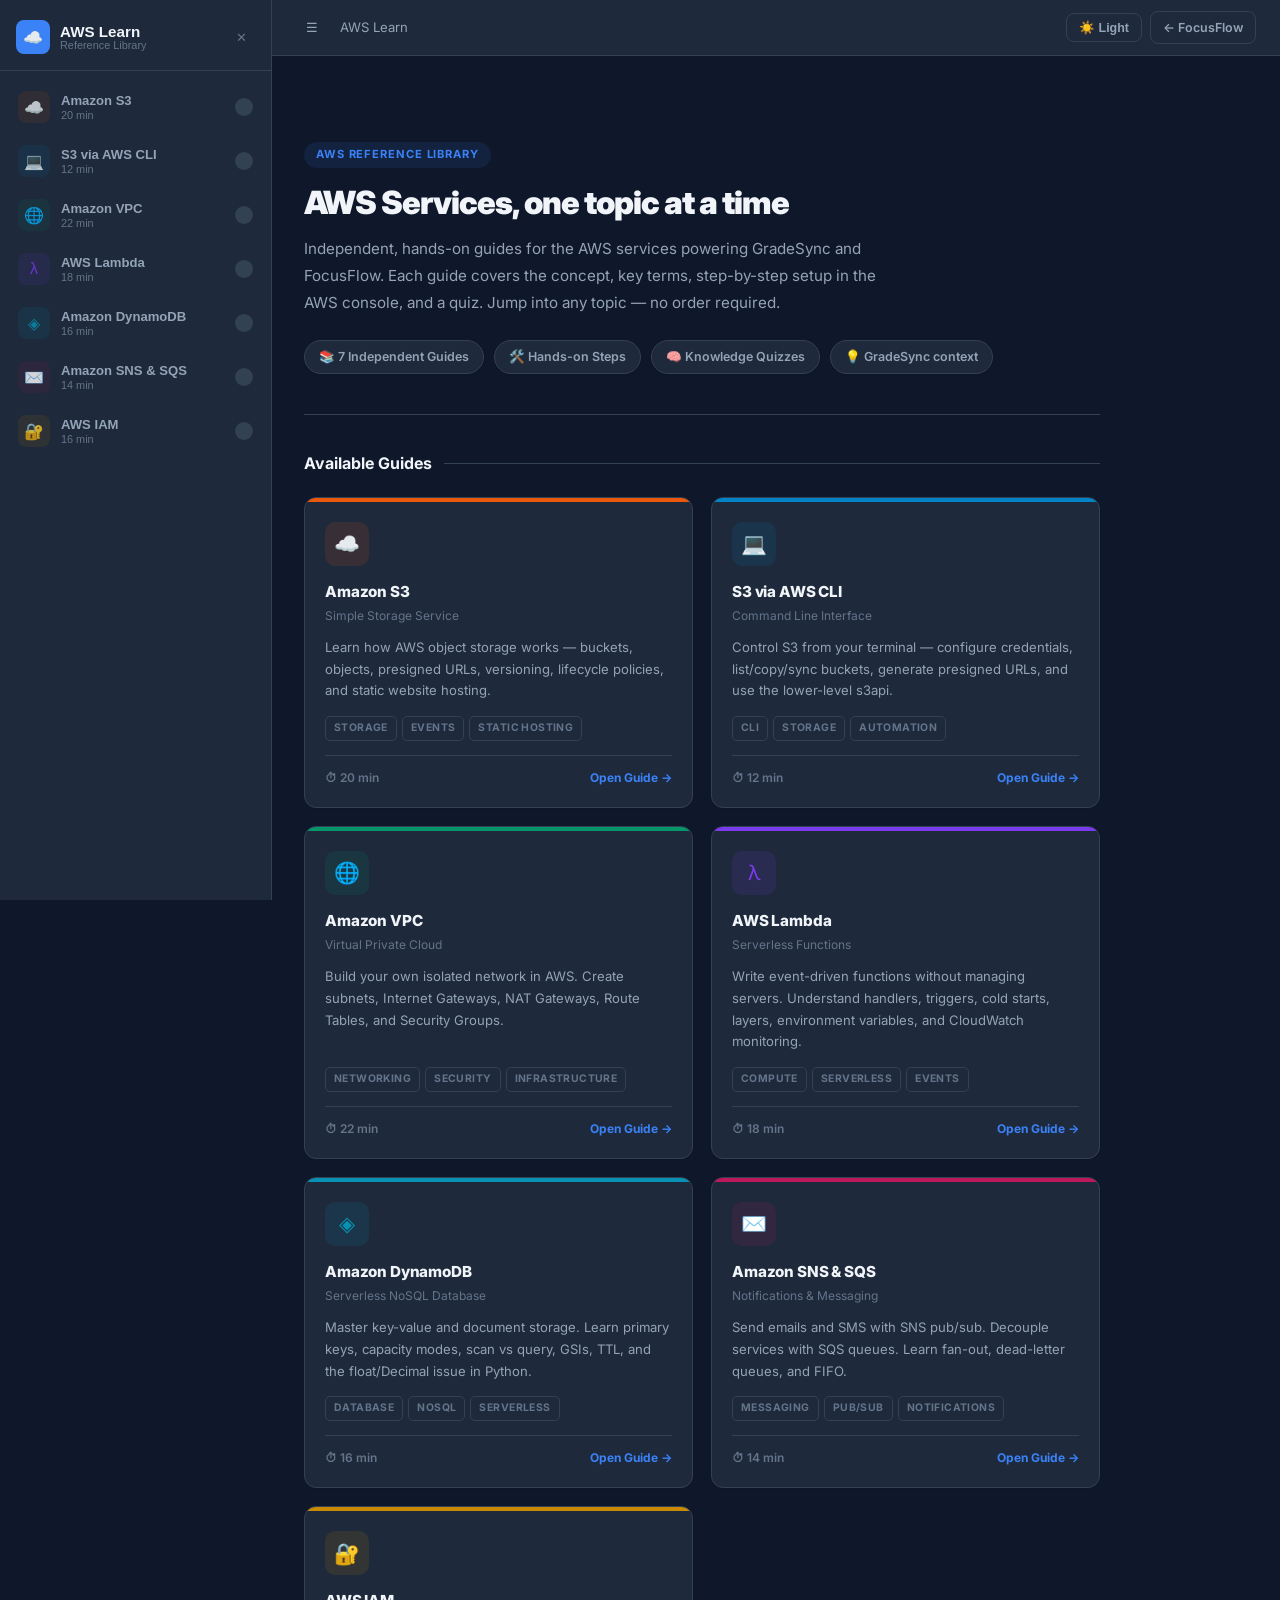
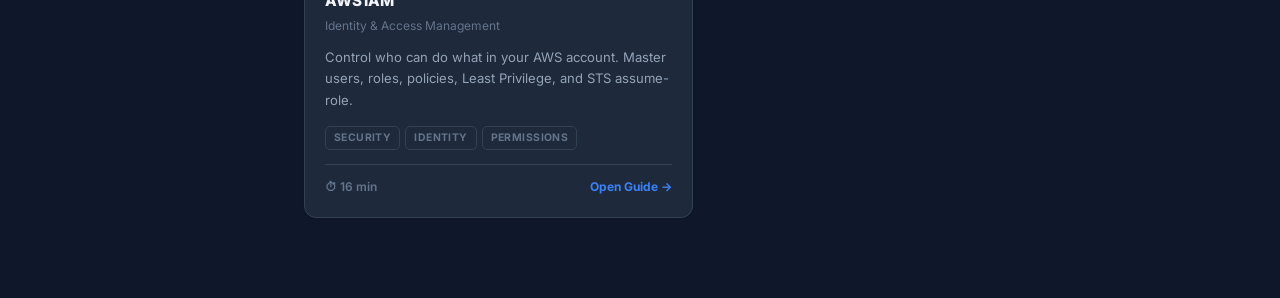
<file: aws-learn/index.html>
<!DOCTYPE html>
<html lang="en" data-theme="dark">
<head>
  <meta charset="UTF-8" />
  <meta name="viewport" content="width=device-width, initial-scale=1.0" />
  <title>AWS Learn — Reference & Hands-on Guides</title>
  <meta name="description" content="Independent AWS reference guides for S3, Lambda, VPC, DynamoDB, SNS, IAM — with hands-on steps and quizzes." />
  <link rel="preconnect" href="https://fonts.googleapis.com" />
  <link rel="preconnect" href="https://fonts.gstatic.com" crossorigin />
  <link href="https://fonts.googleapis.com/css2?family=Inter:wght@400;500;600;700;800;900&display=swap" rel="stylesheet" />
  <link rel="stylesheet" href="css/style.css" />
</head>
<body>
  <div class="app">

    <!-- Sidebar -->
    <aside class="sidebar open" id="sidebar">
      <div class="sidebar-header">
        <button class="sidebar-logo" id="home-link" style="background:none;border:none;cursor:pointer;text-align:left;padding:0;">
          <div class="sidebar-logo-icon">☁️</div>
          <div>
            <div class="sidebar-logo-text">AWS Learn</div>
            <div class="sidebar-logo-sub">Reference Library</div>
          </div>
        </button>
        <button class="sidebar-close" id="sidebar-close" aria-label="Close sidebar">✕</button>
      </div>
      <nav class="module-nav" id="module-nav">
        <!-- Rendered by JS -->
      </nav>
    </aside>

    <!-- Main -->
    <div class="main" id="main">

      <!-- Topbar -->
      <header class="topbar">
        <button class="menu-btn" id="menu-btn" aria-label="Toggle sidebar">☰</button>
        <div class="breadcrumb">
          <span id="breadcrumb-home" style="cursor:pointer;color:var(--text-2)" onclick="showHome()" role="button" tabindex="0">AWS Learn</span>
          <span id="breadcrumb-sep" class="hidden">›</span>
          <strong id="breadcrumb-module"></strong>
        </div>
        <div class="topbar-actions">
          <button class="theme-btn" id="theme-btn" aria-label="Toggle theme">☀️ Light</button>
          <a href="../index.html" class="back-btn" aria-label="Back to FocusFlow">← FocusFlow</a>
        </div>
      </header>

      <!-- Content -->
      <main class="content" role="main">

        <!-- Home view -->
        <div id="home-view">
          <div class="home-hero">
            <span class="hero-eyebrow">AWS Reference Library</span>
            <h1>AWS Services, one topic at a time</h1>
            <p>Independent, hands-on guides for the AWS services powering GradeSync and FocusFlow. Each guide covers the concept, key terms, step-by-step setup in the AWS console, and a quiz. Jump into any topic — no order required.</p>
            <div class="hero-stats">
              <span class="hero-stat">📚 7 Independent Guides</span>
              <span class="hero-stat">🛠️ Hands-on Steps</span>
              <span class="hero-stat">🧠 Knowledge Quizzes</span>
              <span class="hero-stat">💡 GradeSync context</span>
            </div>
          </div>

          <h2 class="guides-heading">Available Guides</h2>
          <div class="modules-grid" id="modules-grid">
            <!-- Rendered by JS -->
          </div>
        </div>

        <!-- Module view -->
        <div id="module-view" class="hidden">
          <!-- Rendered by JS -->
        </div>

      </main>
    </div><!-- /main -->
  </div><!-- /app -->

  <script src="js/app.js"></script>
</body>
</html>
</file>
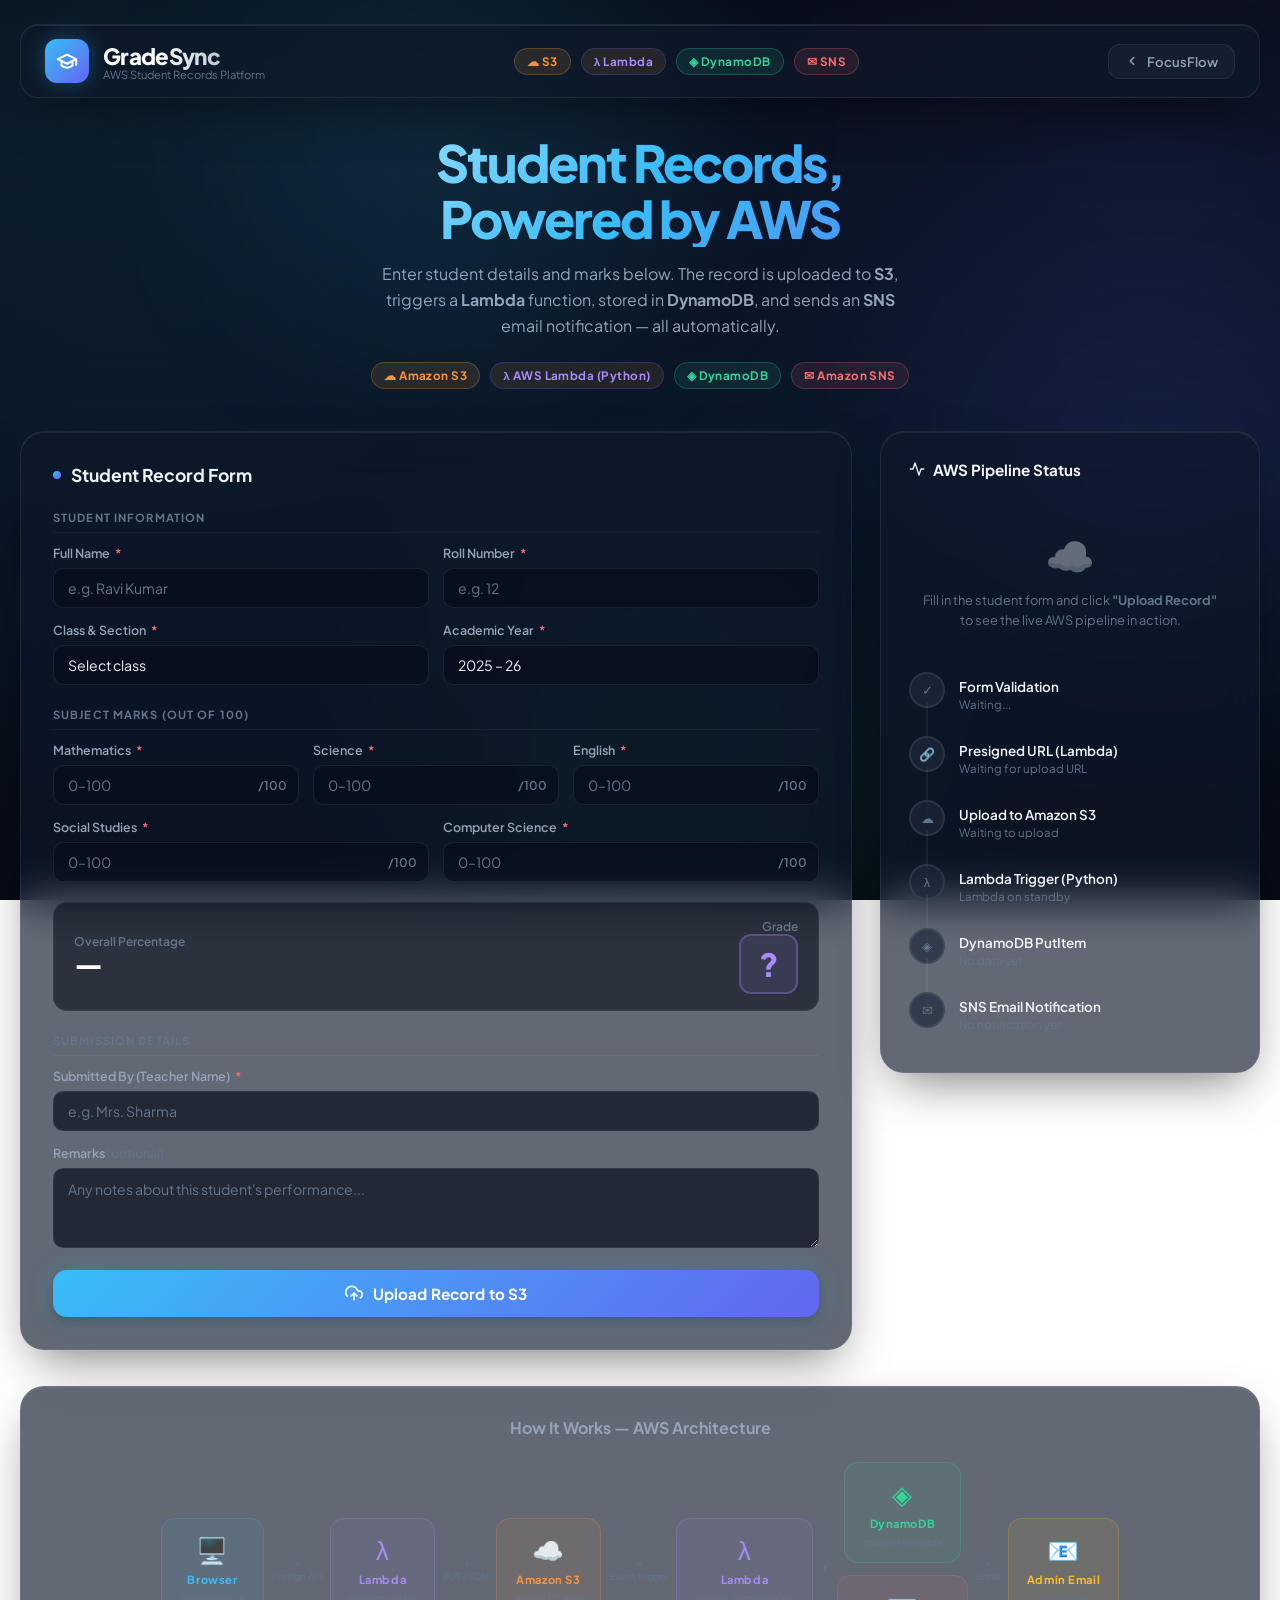
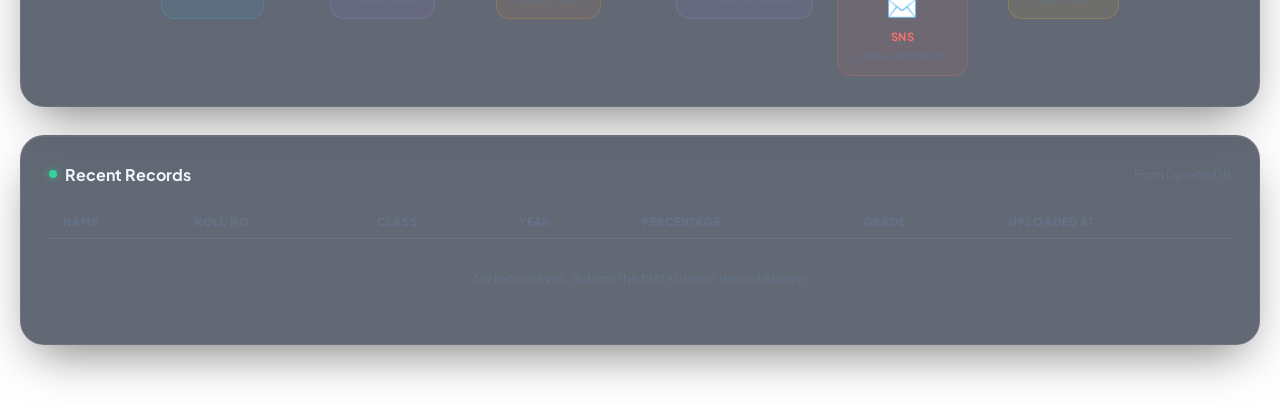
<file: aws-upload/index.html>
<!DOCTYPE html>
<html lang="en">
<head>
  <meta charset="UTF-8">
  <meta name="viewport" content="width=device-width, initial-scale=1.0">
  <title>GradeSync — AWS Student Records Platform</title>
  <meta name="description" content="Upload student records to AWS S3, processed by Lambda and stored in DynamoDB with SNS email notifications.">

  <link rel="preconnect" href="https://fonts.googleapis.com">
  <link rel="preconnect" href="https://fonts.gstatic.com" crossorigin>
  <link href="https://fonts.googleapis.com/css2?family=Plus+Jakarta+Sans:wght@300;400;500;600;700;800;900&family=JetBrains+Mono:wght@400;500;600&display=swap" rel="stylesheet">

  <link rel="stylesheet" href="css/style.css">
</head>
<body>

  <!-- Ambient Background -->
  <div class="ambient" aria-hidden="true">
    <div class="glow-1"></div>
    <div class="glow-2"></div>
    <div class="glow-3"></div>
  </div>

  <div class="page-wrapper">

    <!-- ── Header ─────────────────────────────────────────────────────────── -->
    <header class="glass-card fade-in">
      <div class="logo-wrap">
        <div class="logo-icon" aria-hidden="true">
          <svg viewBox="0 0 24 24" fill="none" stroke="currentColor" stroke-width="2.2" stroke-linecap="round" stroke-linejoin="round">
            <path d="M22 10v6M2 10l10-5 10 5-10 5z"/>
            <path d="M6 12v5c3 3 9 3 12 0v-5"/>
          </svg>
        </div>
        <div>
          <div class="logo-title">GradeSync</div>
          <div class="logo-sub">AWS Student Records Platform</div>
        </div>
      </div>

      <div class="service-badges" aria-label="AWS services used">
        <span class="badge badge-s3">☁ S3</span>
        <span class="badge badge-lambda">λ Lambda</span>
        <span class="badge badge-dynamo">◈ DynamoDB</span>
        <span class="badge badge-sns">✉ SNS</span>
      </div>

      <a href="../index.html" class="header-back-btn" title="Back to FocusFlow">
        <svg width="14" height="14" viewBox="0 0 24 24" fill="none" stroke="currentColor" stroke-width="2.5" stroke-linecap="round" stroke-linejoin="round"><polyline points="15 18 9 12 15 6"/></svg>
        FocusFlow
      </a>
    </header>

    <!-- ── Hero ───────────────────────────────────────────────────────────── -->
    <section class="hero fade-in">
      <h1>Student Records,<br>Powered by AWS</h1>
      <p>Enter student details and marks below. The record is uploaded to <strong>S3</strong>, triggers a <strong>Lambda</strong> function, stored in <strong>DynamoDB</strong>, and sends an <strong>SNS</strong> email notification — all automatically.</p>
      <div class="service-badges" style="justify-content:center">
        <span class="badge badge-s3">☁ Amazon S3</span>
        <span class="badge badge-lambda">λ AWS Lambda (Python)</span>
        <span class="badge badge-dynamo">◈ DynamoDB</span>
        <span class="badge badge-sns">✉ Amazon SNS</span>
      </div>
    </section>

    <!-- ── Main Grid ───────────────────────────────────────────────────────── -->
    <div class="main-grid">

      <!-- LEFT: Form ─────────────────────────────────────────────────────── -->
      <div class="glass-card form-card fade-in">
        <h2><span class="dot" aria-hidden="true"></span>Student Record Form</h2>

        <form id="grade-form" novalidate>

          <!-- Student Info -->
          <div class="form-section-label">Student Information</div>

          <div class="form-row">
            <div class="form-group">
              <label for="name">Full Name <span class="req" aria-hidden="true">*</span></label>
              <input type="text" id="name" class="form-input" placeholder="e.g. Ravi Kumar" required autocomplete="off">
            </div>
            <div class="form-group">
              <label for="roll-no">Roll Number <span class="req" aria-hidden="true">*</span></label>
              <input type="number" id="roll-no" class="form-input" placeholder="e.g. 12" min="1" max="9999" required>
            </div>
          </div>

          <div class="form-row">
            <div class="form-group">
              <label for="class-section">Class &amp; Section <span class="req" aria-hidden="true">*</span></label>
              <select id="class-section" class="form-select" required>
                <option value="" disabled selected>Select class</option>
                <optgroup label="Class 10">
                  <option value="10-A">Class 10 — A</option>
                  <option value="10-B">Class 10 — B</option>
                  <option value="10-C">Class 10 — C</option>
                </optgroup>
                <optgroup label="Class 11">
                  <option value="11-A">Class 11 — A</option>
                  <option value="11-B">Class 11 — B</option>
                  <option value="11-C">Class 11 — C</option>
                </optgroup>
                <optgroup label="Class 12">
                  <option value="12-A">Class 12 — A</option>
                  <option value="12-B">Class 12 — B</option>
                  <option value="12-C">Class 12 — C</option>
                </optgroup>
              </select>
            </div>
            <div class="form-group">
              <label for="academic-year">Academic Year <span class="req" aria-hidden="true">*</span></label>
              <select id="academic-year" class="form-select" required>
                <option value="" disabled selected>Select year</option>
                <option value="2023-24">2023 – 24</option>
                <option value="2024-25">2024 – 25</option>
                <option value="2025-26" selected>2025 – 26</option>
                <option value="2026-27">2026 – 27</option>
              </select>
            </div>
          </div>

          <!-- Subject Marks -->
          <div class="form-section-label">Subject Marks (out of 100)</div>

          <div class="form-row triple">
            <div class="form-group">
              <label for="math">Mathematics <span class="req" aria-hidden="true">*</span></label>
              <div class="marks-wrap">
                <input type="number" id="math" class="form-input" placeholder="0–100" min="0" max="100" required>
                <span class="marks-unit">/100</span>
              </div>
            </div>
            <div class="form-group">
              <label for="science">Science <span class="req" aria-hidden="true">*</span></label>
              <div class="marks-wrap">
                <input type="number" id="science" class="form-input" placeholder="0–100" min="0" max="100" required>
                <span class="marks-unit">/100</span>
              </div>
            </div>
            <div class="form-group">
              <label for="english">English <span class="req" aria-hidden="true">*</span></label>
              <div class="marks-wrap">
                <input type="number" id="english" class="form-input" placeholder="0–100" min="0" max="100" required>
                <span class="marks-unit">/100</span>
              </div>
            </div>
          </div>

          <div class="form-row">
            <div class="form-group">
              <label for="social">Social Studies <span class="req" aria-hidden="true">*</span></label>
              <div class="marks-wrap">
                <input type="number" id="social" class="form-input" placeholder="0–100" min="0" max="100" required>
                <span class="marks-unit">/100</span>
              </div>
            </div>
            <div class="form-group">
              <label for="cs">Computer Science <span class="req" aria-hidden="true">*</span></label>
              <div class="marks-wrap">
                <input type="number" id="cs" class="form-input" placeholder="0–100" min="0" max="100" required>
                <span class="marks-unit">/100</span>
              </div>
            </div>
          </div>

          <!-- Live Grade Preview -->
          <div class="grade-preview" aria-live="polite">
            <div>
              <div class="pct-label">Overall Percentage</div>
              <div class="pct-val" id="pct-val">—</div>
            </div>
            <div>
              <div class="pct-label" style="text-align:right">Grade</div>
              <div id="grade-badge" class="grade-badge-big grade-B">?</div>
            </div>
          </div>

          <!-- Teacher & Remarks -->
          <div class="form-section-label">Submission Details</div>

          <div class="form-row full">
            <div class="form-group">
              <label for="teacher">Submitted By (Teacher Name) <span class="req" aria-hidden="true">*</span></label>
              <input type="text" id="teacher" class="form-input" placeholder="e.g. Mrs. Sharma" required autocomplete="off">
            </div>
          </div>

          <div class="form-row full">
            <div class="form-group">
              <label for="remarks">Remarks <span style="font-weight:400;color:var(--text-subtle)">(optional)</span></label>
              <textarea id="remarks" class="form-textarea" placeholder="Any notes about this student's performance..."></textarea>
            </div>
          </div>

          <button type="submit" id="submit-btn" class="submit-btn">
            <svg width="18" height="18" viewBox="0 0 24 24" fill="none" stroke="currentColor" stroke-width="2.2" stroke-linecap="round" stroke-linejoin="round" aria-hidden="true">
              <polyline points="16 16 12 12 8 16"/><line x1="12" y1="12" x2="12" y2="21"/>
              <path d="M20.39 18.39A5 5 0 0 0 18 9h-1.26A8 8 0 1 0 3 16.3"/>
            </svg>
            <span id="submit-text">Upload Record to S3</span>
          </button>

        </form>
      </div>

      <!-- RIGHT: Status Panel ─────────────────────────────────────────────── -->
      <div class="glass-card status-panel fade-in">
        <h3>
          <svg width="16" height="16" viewBox="0 0 24 24" fill="none" stroke="currentColor" stroke-width="2" stroke-linecap="round" stroke-linejoin="round" aria-hidden="true"><polyline points="22 12 18 12 15 21 9 3 6 12 2 12"/></svg>
          AWS Pipeline Status
        </h3>

        <!-- Idle placeholder -->
        <div class="idle-state" id="idle-hint">
          <div class="idle-icon" aria-hidden="true">☁️</div>
          <p>Fill in the student form and click <strong>"Upload Record"</strong> to see the live AWS pipeline in action.</p>
        </div>

        <!-- Steps -->
        <div class="pipeline" role="list" aria-label="Upload pipeline steps">

          <div class="step" id="step-validate" role="listitem">
            <div class="step-icon idle" aria-hidden="true">✓</div>
            <div class="step-info">
              <div class="step-label">Form Validation</div>
              <div class="step-sub">Waiting...</div>
            </div>
          </div>

          <div class="step" id="step-presign" role="listitem">
            <div class="step-icon idle" aria-hidden="true">🔗</div>
            <div class="step-info">
              <div class="step-label">Presigned URL (Lambda)</div>
              <div class="step-sub">Waiting for upload URL</div>
            </div>
          </div>

          <div class="step" id="step-s3" role="listitem">
            <div class="step-icon idle" aria-hidden="true">☁</div>
            <div class="step-info">
              <div class="step-label">Upload to Amazon S3</div>
              <div class="step-sub">Waiting to upload</div>
            </div>
          </div>

          <div class="step" id="step-lambda" role="listitem">
            <div class="step-icon idle" aria-hidden="true">λ</div>
            <div class="step-info">
              <div class="step-label">Lambda Trigger (Python)</div>
              <div class="step-sub">Lambda on standby</div>
            </div>
          </div>

          <div class="step" id="step-dynamo" role="listitem">
            <div class="step-icon idle" aria-hidden="true">◈</div>
            <div class="step-info">
              <div class="step-label">DynamoDB PutItem</div>
              <div class="step-sub">No data yet</div>
            </div>
          </div>

          <div class="step" id="step-sns" role="listitem">
            <div class="step-icon idle" aria-hidden="true">✉</div>
            <div class="step-info">
              <div class="step-label">SNS Email Notification</div>
              <div class="step-sub">No notification yet</div>
            </div>
          </div>

        </div>

        <!-- Success Card -->
        <div class="success-card" id="success-card" role="status" aria-live="polite">
          <h4>✅ Record Saved Successfully!</h4>
          <div class="success-meta">
            <div class="success-row"><span>Student</span><span id="sc-name">—</span></div>
            <div class="success-row"><span>Roll No.</span><span id="sc-roll">—</span></div>
            <div class="success-row"><span>Percentage</span><span id="sc-pct">—</span></div>
            <div class="success-row"><span>Grade</span><span id="sc-grade">—</span></div>
            <div class="success-row"><span>Record ID</span><span id="sc-id" style="font-size:0.7rem">—</span></div>
            <div class="success-row"><span>Uploaded At</span><span id="sc-time">—</span></div>
          </div>
        </div>

      </div>
    </div>

    <!-- ── Architecture Diagram ───────────────────────────────────────────── -->
    <section class="arch-section glass-card fade-in" aria-label="AWS architecture flow">
      <h2>How It Works — AWS Architecture</h2>
      <div class="arch-flow" role="img" aria-label="Data flow: Browser to S3 to Lambda to DynamoDB and SNS email">

        <div class="arch-node node-browser">
          <span class="node-icon" aria-hidden="true">🖥️</span>
          <span class="node-label">Browser</span>
          <span class="node-sub">GradeSync UI</span>
        </div>

        <div class="arch-arrow" aria-hidden="true">
          <span>→</span>
          <span>Presign API</span>
        </div>

        <div class="arch-node node-lambda">
          <span class="node-icon" aria-hidden="true">λ</span>
          <span class="node-label">Lambda</span>
          <span class="node-sub">presign-url.py</span>
        </div>

        <div class="arch-arrow" aria-hidden="true">
          <span>→</span>
          <span>PUT JSON</span>
        </div>

        <div class="arch-node node-s3">
          <span class="node-icon" aria-hidden="true">☁️</span>
          <span class="node-label">Amazon S3</span>
          <span class="node-sub">records/*.json</span>
        </div>

        <div class="arch-arrow" aria-hidden="true">
          <span>→</span>
          <span>Event trigger</span>
        </div>

        <div class="arch-node node-lambda">
          <span class="node-icon" aria-hidden="true">λ</span>
          <span class="node-label">Lambda</span>
          <span class="node-sub">record_processor.py</span>
        </div>

        <div class="arch-arrow" aria-hidden="true">
          <span>⬇</span>
          <span></span>
        </div>

        <div style="display:flex;flex-direction:column;gap:12px;align-items:center">
          <div class="arch-node node-dynamo">
            <span class="node-icon" aria-hidden="true">◈</span>
            <span class="node-label">DynamoDB</span>
            <span class="node-sub">student-records</span>
          </div>
          <div class="arch-node node-sns">
            <span class="node-icon" aria-hidden="true">✉️</span>
            <span class="node-label">SNS</span>
            <span class="node-sub">grade-notifications</span>
          </div>
        </div>

        <div class="arch-arrow" aria-hidden="true">
          <span>→</span>
          <span>Email</span>
        </div>

        <div class="arch-node node-email">
          <span class="node-icon" aria-hidden="true">📧</span>
          <span class="node-label">Admin Email</span>
          <span class="node-sub">Subscriber</span>
        </div>

      </div>
    </section>

    <!-- ── Recent Records ─────────────────────────────────────────────────── -->
    <section class="records-section glass-card fade-in" aria-label="Recent student records">
      <h2>
        <span class="live-dot" aria-hidden="true"></span>
        Recent Records
        <span style="font-size:0.75rem;font-weight:400;color:var(--text-subtle);margin-left:auto">From DynamoDB</span>
      </h2>
      <div class="records-table-wrap">
        <table>
          <thead>
            <tr>
              <th>Name</th>
              <th>Roll No.</th>
              <th>Class</th>
              <th>Year</th>
              <th>Percentage</th>
              <th>Grade</th>
              <th>Uploaded At</th>
            </tr>
          </thead>
          <tbody id="records-tbody">
            <tr><td colspan="7" class="empty-records">No records yet. Submit the first student record above!</td></tr>
          </tbody>
        </table>
      </div>
    </section>

  </div><!-- /page-wrapper -->

  <!-- Toast Notification -->
  <div class="toast" id="toast" role="alert" aria-live="assertive">
    <span class="toast-icon" id="toast-icon" aria-hidden="true">🎉</span>
    <div>
      <div class="toast-title" id="toast-title">Success</div>
      <div class="toast-msg"   id="toast-msg"></div>
    </div>
  </div>

  <script type="module" src="js/app.js"></script>
</body>
</html>
</file>
<file: aws-learn/css/style.css>
/* ─── AWS Learn — Style System ───────────────────────────────────────────── */

:root {
  --bg:           #f8fafc;
  --bg-alt:       #f1f5f9;
  --surface:      #ffffff;
  --border:       #e2e8f0;
  --border-strong:#cbd5e1;
  --text:         #0f172a;
  --text-2:       #475569;
  --text-3:       #94a3b8;
  --accent:       #2563eb;
  --accent-bg:    #eff6ff;
  --code-bg:      #f1f5f9;
  --code-text:    #1e293b;
  --ok:           #16a34a;
  --ok-bg:        #f0fdf4;
  --err:          #dc2626;
  --err-bg:       #fef2f2;
  --warn-bg:      #fffbeb;
  --warn:         #d97706;
  --shadow-sm:    0 1px 2px rgba(0,0,0,.05);
  --shadow:       0 1px 3px rgba(0,0,0,.08), 0 1px 2px rgba(0,0,0,.04);
  --shadow-md:    0 4px 6px -1px rgba(0,0,0,.07), 0 2px 4px -1px rgba(0,0,0,.04);
  --r:  8px;
  --r2: 12px;
  --t:  .2s ease;
  --sidebar-w: 272px;
}

[data-theme="dark"] {
  --bg:           #0f172a;
  --bg-alt:       #1e293b;
  --surface:      #1e293b;
  --border:       #334155;
  --border-strong:#475569;
  --text:         #f1f5f9;
  --text-2:       #94a3b8;
  --text-3:       #64748b;
  --accent:       #3b82f6;
  --accent-bg:    rgba(59,130,246,.1);
  --code-bg:      #0f172a;
  --code-text:    #e2e8f0;
  --ok:           #22c55e;
  --ok-bg:        rgba(34,197,94,.08);
  --err:          #ef4444;
  --err-bg:       rgba(239,68,68,.08);
  --warn-bg:      rgba(245,158,11,.08);
  --warn:         #f59e0b;
  --shadow-sm:    0 1px 2px rgba(0,0,0,.3);
  --shadow:       0 1px 3px rgba(0,0,0,.35);
  --shadow-md:    0 4px 6px -1px rgba(0,0,0,.4);
}

*, *::before, *::after { box-sizing: border-box; margin: 0; padding: 0; }

html { font-size: 16px; }

body {
  font-family: 'Inter', sans-serif;
  background: var(--bg);
  color: var(--text);
  min-height: 100vh;
  line-height: 1.6;
  transition: background var(--t), color var(--t);
  overflow-x: hidden;
}

/* ─── App shell ──────────────────────────────────────────────────────────── */
.app { display: flex; min-height: 100vh; }

/* ─── Sidebar ────────────────────────────────────────────────────────────── */
.sidebar {
  width: var(--sidebar-w);
  flex-shrink: 0;
  background: var(--surface);
  border-right: 1px solid var(--border);
  display: flex;
  flex-direction: column;
  position: fixed;
  top: 0; left: 0; bottom: 0;
  z-index: 100;
  overflow-y: auto;
  transition: transform var(--t), background var(--t), border-color var(--t);
}
.sidebar.collapsed { transform: translateX(-100%); }

.sidebar-header {
  padding: 20px 16px 16px;
  border-bottom: 1px solid var(--border);
  display: flex;
  align-items: center;
  gap: 10px;
}
.sidebar-logo {
  display: flex;
  align-items: center;
  gap: 10px;
  flex: 1;
  text-decoration: none;
  color: inherit;
}
.sidebar-logo-icon {
  width: 34px; height: 34px;
  background: var(--accent);
  border-radius: var(--r);
  display: flex; align-items: center; justify-content: center;
  font-size: 1rem;
  flex-shrink: 0;
}
.sidebar-logo-text { font-size: 0.95rem; font-weight: 700; color: var(--text); }
.sidebar-logo-sub  { font-size: 0.68rem; color: var(--text-3); margin-top: -1px; }

.sidebar-close {
  width: 28px; height: 28px; border-radius: 6px;
  background: none; border: none; cursor: pointer;
  color: var(--text-3); display: flex; align-items: center; justify-content: center;
  transition: background var(--t), color var(--t);
}
.sidebar-close:hover { background: var(--bg-alt); color: var(--text); }

/* Progress summary */
.progress-bar-wrap {
  padding: 14px 16px;
  border-bottom: 1px solid var(--border);
}
.progress-label {
  display: flex; justify-content: space-between;
  font-size: 0.72rem; color: var(--text-3); margin-bottom: 8px; font-weight: 600;
}
.progress-bar-bg { height: 5px; background: var(--border); border-radius: 99px; }
.progress-bar-fill {
  height: 5px; background: var(--accent); border-radius: 99px;
  transition: width .4s ease;
}

/* Module nav items */
.module-nav { padding: 10px 8px; flex: 1; }
.module-nav-item {
  display: flex; align-items: center; gap: 11px;
  padding: 10px 10px; border-radius: var(--r);
  cursor: pointer; text-decoration: none;
  transition: background var(--t);
  margin-bottom: 2px;
  border: none; background: none; width: 100%; text-align: left;
  color: var(--text-2);
}
.module-nav-item:hover { background: var(--bg-alt); color: var(--text); }
.module-nav-item.active {
  background: var(--accent-bg);
  color: var(--accent);
}
.module-nav-item.active .nav-icon { opacity: 1; }

.nav-icon {
  width: 32px; height: 32px; border-radius: 8px;
  display: flex; align-items: center; justify-content: center;
  font-size: 1rem; flex-shrink: 0; opacity: .8;
}
.nav-info { flex: 1; min-width: 0; }
.nav-title { font-size: 0.82rem; font-weight: 600; white-space: nowrap; overflow: hidden; text-overflow: ellipsis; }
.nav-duration { font-size: 0.68rem; color: var(--text-3); margin-top: 1px; }

.nav-status {
  width: 18px; height: 18px; border-radius: 50%; flex-shrink: 0;
  display: flex; align-items: center; justify-content: center;
  font-size: 0.65rem;
}
.nav-status.done { background: var(--ok-bg); color: var(--ok); }
.nav-status.partial { background: var(--warn-bg); color: var(--warn); }
.nav-status.none { background: var(--border); color: var(--text-3); }

/* ─── Topbar ──────────────────────────────────────────────────────────────── */
.main {
  flex: 1;
  margin-left: var(--sidebar-w);
  display: flex;
  flex-direction: column;
  min-height: 100vh;
  transition: margin-left var(--t);
}
.main.full { margin-left: 0; }

.topbar {
  position: sticky; top: 0; z-index: 90;
  background: var(--surface);
  border-bottom: 1px solid var(--border);
  padding: 0 24px;
  height: 56px;
  display: flex; align-items: center; gap: 12px;
  transition: background var(--t), border-color var(--t);
}
.menu-btn {
  width: 32px; height: 32px; border-radius: 6px;
  background: none; border: none; cursor: pointer;
  color: var(--text-2); display: flex; align-items: center; justify-content: center;
  transition: background var(--t); flex-shrink: 0;
}
.menu-btn:hover { background: var(--bg-alt); color: var(--text); }

.breadcrumb {
  flex: 1;
  font-size: 0.82rem; color: var(--text-2);
  display: flex; align-items: center; gap: 6px; min-width: 0;
}
.breadcrumb span { color: var(--text-3); }
.breadcrumb strong { color: var(--text); font-weight: 600; white-space: nowrap; overflow: hidden; text-overflow: ellipsis; }

  padding-bottom: 8px; border-bottom: 1px solid var(--border);
  color: var(--text);
}
.section h3 { font-size: 0.9rem; font-weight: 700; margin: 18px 0 8px; color: var(--text); }
.section p  { color: var(--text-2); font-size: 0.9rem; line-height: 1.75; margin-bottom: 12px; }
.section ul, .section ol {
  padding-left: 20px; color: var(--text-2); font-size: 0.9rem; line-height: 1.75;
  margin-bottom: 12px;
}
.section li { margin-bottom: 4px; }
.section strong { color: var(--text); font-weight: 600; }

/* Info boxes */
.info-box {
  padding: 14px 16px; border-radius: var(--r);
  border-left: 3px solid; margin: 16px 0;
  font-size: 0.86rem; line-height: 1.65;
}
.info-box.tip  { background: var(--accent-bg); border-color: var(--accent); color: var(--text-2); }
.info-box.note { background: var(--warn-bg); border-color: var(--warn); color: var(--text-2); }
.info-box.good { background: var(--ok-bg); border-color: var(--ok); color: var(--text-2); }

/* Code blocks */
.code-block {
  background: var(--code-bg);
  border: 1px solid var(--border);
  border-radius: var(--r);
  padding: 16px;
  margin: 14px 0;
  overflow-x: auto;
  position: relative;
}
.code-block pre {
  font-family: 'JetBrains Mono', 'Fira Code', 'Courier New', monospace;
  font-size: 0.82rem;
  line-height: 1.65;
  color: var(--code-text);
  white-space: pre;
}
.code-block .comment { color: var(--text-3); }
.code-label {
  font-size: 0.65rem; font-weight: 700; color: var(--text-3);
  text-transform: uppercase; letter-spacing: 0.08em;
  margin-bottom: 8px;
}
.copy-btn {
  position: absolute; top: 10px; right: 10px;
  padding: 4px 10px; font-size: 0.7rem; font-weight: 600;
  border: 1px solid var(--border); border-radius: 5px;
  background: var(--surface); color: var(--text-2);
  cursor: pointer; transition: all var(--t);
}
.copy-btn:hover { background: var(--bg-alt); color: var(--text); }
.copy-btn.copied { color: var(--ok); border-color: var(--ok-bg); }

/* Key-value concept table */
.concept-table { width: 100%; border-collapse: collapse; margin: 16px 0; font-size: 0.85rem; }
.concept-table th {
  text-align: left; padding: 9px 14px;
  background: var(--bg-alt); color: var(--text-2);
  font-size: 0.72rem; font-weight: 700; text-transform: uppercase; letter-spacing: 0.06em;
  border-bottom: 1px solid var(--border);
}
.concept-table td {
  padding: 10px 14px; border-bottom: 1px solid var(--border);
  color: var(--text-2); vertical-align: top; line-height: 1.6;
}
.concept-table td:first-child { color: var(--text); font-weight: 600; white-space: nowrap; }
.concept-table tr:last-child td { border-bottom: none; }
.concept-table-wrap { border: 1px solid var(--border); border-radius: var(--r); overflow: hidden; margin: 16px 0; }

/* Architecture flow diagram */
.arch-diagram {
  display: flex; align-items: center; flex-wrap: wrap;
  gap: 6px; padding: 20px; background: var(--bg-alt);
  border: 1px solid var(--border); border-radius: var(--r2);
  margin: 16px 0;
}
.arch-node {
  padding: 8px 14px; border-radius: var(--r);
  border: 1px solid; font-size: 0.78rem; font-weight: 600;
  text-align: center; background: var(--surface);
}
.arch-arrow { color: var(--text-3); font-size: 1rem; padding: 0 2px; }

/* ─── Quiz ────────────────────────────────────────────────────────────────── */
.quiz-section {
  margin-top: 48px; padding-top: 32px;
  border-top: 2px solid var(--border);
}
.quiz-section h2 { font-size: 1.1rem; font-weight: 700; margin-bottom: 6px; }
.quiz-subtitle { font-size: 0.85rem; color: var(--text-2); margin-bottom: 28px; }

.quiz-question { margin-bottom: 28px; }
.quiz-q-text { font-size: 0.9rem; font-weight: 600; color: var(--text); margin-bottom: 14px; line-height: 1.5; }
.quiz-q-num  { font-size: 0.7rem; color: var(--text-3); font-weight: 700; text-transform: uppercase; letter-spacing: 0.08em; margin-bottom: 6px; }

.quiz-options { display: flex; flex-direction: column; gap: 8px; }
.quiz-option {
  display: flex; align-items: center; gap: 12px;
  padding: 11px 14px; border-radius: var(--r);
  border: 1px solid var(--border);
  background: var(--surface);
  cursor: pointer; font-size: 0.87rem; color: var(--text-2);
  transition: border-color var(--t), background var(--t), color var(--t);
  user-select: none;
}
.quiz-option:hover:not(.locked) { border-color: var(--accent); color: var(--text); background: var(--accent-bg); }
.quiz-option.selected { border-color: var(--accent); background: var(--accent-bg); color: var(--accent); }
.quiz-option.correct  { border-color: var(--ok); background: var(--ok-bg); color: var(--ok); }
.quiz-option.wrong    { border-color: var(--err); background: var(--err-bg); color: var(--err); }
.quiz-option.locked   { cursor: default; }
.quiz-option-dot {
  width: 18px; height: 18px; border-radius: 50%; border: 2px solid currentColor;
  flex-shrink: 0; display: flex; align-items: center; justify-content: center;
  font-size: 0.65rem;
}

.quiz-check-btn {
  margin-top: 20px;
  padding: 10px 22px; border-radius: var(--r);
  background: var(--accent); color: #fff;
  border: none; font-size: 0.85rem; font-weight: 700;
  cursor: pointer; transition: opacity var(--t);
}
.quiz-check-btn:disabled { opacity: .4; cursor: not-allowed; }
.quiz-check-btn:not(:disabled):hover { opacity: .9; }

.quiz-result {
  margin-top: 32px; padding: 24px;
  border: 1px solid var(--border); border-radius: var(--r2);
  background: var(--surface); text-align: center;
}
.quiz-score { font-size: 2rem; font-weight: 900; margin-bottom: 6px; }
.quiz-score.great { color: var(--ok); }
.quiz-score.ok    { color: var(--warn); }
.quiz-score.low   { color: var(--err); }
.quiz-result-msg  { font-size: 0.9rem; color: var(--text-2); margin-bottom: 16px; }
.quiz-retry-btn {
  padding: 8px 18px; border-radius: var(--r);
  border: 1px solid var(--border); background: var(--bg-alt);
  font-size: 0.82rem; font-weight: 600; cursor: pointer;
  color: var(--text-2); transition: all var(--t);
}
.quiz-retry-btn:hover { background: var(--border); color: var(--text); }

/* Module nav footer (prev/next) */
.module-nav-footer {
  display: flex; justify-content: space-between; align-items: center;
  margin-top: 48px; padding-top: 24px;
  border-top: 1px solid var(--border);
}
.nav-footer-btn {
  display: flex; align-items: center; gap: 8px;
  padding: 9px 16px; border-radius: var(--r);
  border: 1px solid var(--border); background: var(--surface);
  font-size: 0.82rem; font-weight: 600;
  cursor: pointer; color: var(--text-2);
  transition: all var(--t); text-decoration: none;
}
.nav-footer-btn:hover { background: var(--bg-alt); color: var(--text); border-color: var(--border-strong); }
.nav-footer-btn.primary {
  background: var(--accent); border-color: var(--accent); color: #fff;
}
.nav-footer-btn.primary:hover { opacity: .9; }
.nav-footer-btn:disabled { opacity: .35; cursor: not-allowed; }

/* ─── Scrollbar ───────────────────────────────────────────────────────────── */
::-webkit-scrollbar { width: 5px; height: 5px; }
::-webkit-scrollbar-track { background: transparent; }
::-webkit-scrollbar-thumb { background: var(--border-strong); border-radius: 99px; }
::-webkit-scrollbar-thumb:hover { background: var(--text-3); }

/* ─── Responsive ──────────────────────────────────────────────────────────── */
@media (max-width: 768px) {
  .sidebar { transform: translateX(-100%); box-shadow: var(--shadow-md); }
  .sidebar.open { transform: translateX(0); }
  .main { margin-left: 0 !important; }
  .content { padding: 24px 16px; }
  .modules-grid { grid-template-columns: 1fr; }
  .module-header { flex-direction: column; gap: 12px; }
}

/* ─── Transitions ─────────────────────────────────────────────────────────── */
.sidebar, .surface, .topbar, .module-card { transition: background var(--t), border-color var(--t), color var(--t); }
/* --- Rich Content Additions -------------------------------------------------- */
.diagram-wrap {
  margin: 20px 0; border-radius: var(--r2);
  overflow: hidden; border: 1px solid var(--border);
  background: var(--surface);
}
.diagram-wrap img {
  width: 100%; display: block;
  border-radius: var(--r2);
}
.diagram-caption {
  padding: 9px 14px; font-size: 0.72rem; color: var(--text-3);
  border-top: 1px solid var(--border); background: var(--bg-alt);
  text-align: center;
}
.callout {
  padding: 14px 16px; border-radius: var(--r);
  border-left: 3px solid; margin: 18px 0;
  font-size: 0.87rem; line-height: 1.7; color: var(--text-2);
}
.callout.tip   { background: var(--accent-bg); border-color: var(--accent); }
.callout.note  { background: var(--warn-bg);   border-color: var(--warn); }
.callout.good  { background: var(--ok-bg);     border-color: var(--ok); }
.callout strong { color: var(--text); }
.tbl-wrap { border: 1px solid var(--border); border-radius: var(--r); overflow: hidden; margin: 18px 0; }
table.tbl { width: 100%; border-collapse: collapse; font-size: 0.85rem; }
table.tbl th {
  text-align: left; padding: 9px 14px;
  background: var(--bg-alt); color: var(--text-2);
  font-size: 0.72rem; font-weight: 700;
  text-transform: uppercase; letter-spacing: 0.06em;
  border-bottom: 1px solid var(--border);
}
table.tbl td {
  padding: 10px 14px; border-bottom: 1px solid var(--border);
  color: var(--text-2); vertical-align: top; line-height: 1.6;
}
table.tbl td:first-child { color: var(--text); font-weight: 600; }
table.tbl tr:last-child td { border-bottom: none; }
/* --- Topbar actions (restored) ----------------------------------------------- */
.topbar-actions { display: flex; align-items: center; gap: 8px; }
.theme-btn, .back-btn {
  display: flex; align-items: center; gap: 6px;
  padding: 6px 12px; border-radius: 8px;
  font-size: 0.78rem; font-weight: 600;
  border: 1px solid var(--border);
  background: none; cursor: pointer;
  color: var(--text-2); text-decoration: none;
  transition: background .2s ease, border-color .2s ease, color .2s ease;
}
.theme-btn:hover, .back-btn:hover { background: var(--bg-alt); color: var(--text); border-color: var(--border-strong); }

/* --- Content --------------------------------------------------------------- */
.content { flex: 1; padding: 40px 32px; max-width: 860px; }

/* --- Home hero ------------------------------------------------------------ */
.home-hero { padding: 44px 0 40px; border-bottom: 1px solid var(--border); margin-bottom: 36px; }
.hero-eyebrow {
  display: inline-block; padding: 4px 12px; border-radius: 20px;
  background: var(--accent-bg); color: var(--accent);
  font-size: 0.7rem; font-weight: 700;
  text-transform: uppercase; letter-spacing: 0.08em; margin-bottom: 16px;
}
.home-hero h1 { font-size: 2rem; font-weight: 900; letter-spacing: -0.03em; line-height: 1.2; margin-bottom: 14px; max-width: 600px; }
.home-hero > p { color: var(--text-2); font-size: 0.95rem; line-height: 1.75; max-width: 580px; margin-bottom: 24px; }
.hero-stats { display: flex; flex-wrap: wrap; gap: 10px; }
.hero-stat {
  display: inline-flex; align-items: center; gap: 6px;
  padding: 6px 14px; border-radius: 20px;
  background: var(--surface); border: 1px solid var(--border);
  font-size: 0.78rem; font-weight: 600; color: var(--text-2);
  box-shadow: 0 1px 2px rgba(0,0,0,.05);
}
.pipeline-diagram {
  margin: 0 0 36px; border: 1px solid var(--border);
  border-radius: 12px; overflow: hidden; background: var(--surface);
}
.pipeline-diagram img { width: 100%; display: block; }
.pipeline-label {
  padding: 9px 14px; font-size: 0.72rem; font-weight: 700;
  color: var(--text-3); border-bottom: 1px solid var(--border);
  background: var(--bg-alt); text-transform: uppercase; letter-spacing: 0.06em;
}
.guides-heading {
  font-size: 1rem; font-weight: 700; color: var(--text);
  margin-bottom: 20px; display: flex; align-items: center; gap: 12px;
}
.guides-heading::after { content: ''; flex: 1; height: 1px; background: var(--border); }

/* --- Module Cards ---------------------------------------------------------- */
.modules-grid { display: grid; grid-template-columns: repeat(auto-fill, minmax(270px, 1fr)); gap: 18px; margin-bottom: 40px; }
.module-card {
  background: var(--surface); border: 1px solid var(--border);
  border-radius: 12px; overflow: hidden; cursor: pointer;
  transition: box-shadow .2s ease, border-color .2s ease, transform .15s ease;
  box-shadow: 0 1px 2px rgba(0,0,0,.05);
  display: flex; flex-direction: column;
}
.module-card:hover { box-shadow: 0 4px 12px rgba(0,0,0,.1); border-color: var(--border-strong); transform: translateY(-3px); }
.card-top-bar { height: 4px; flex-shrink: 0; }
.card-inner { padding: 20px; display: flex; flex-direction: column; flex: 1; }
.card-head { display: flex; align-items: flex-start; justify-content: space-between; margin-bottom: 14px; }
.card-icon { width: 44px; height: 44px; border-radius: 10px; display: flex; align-items: center; justify-content: center; font-size: 1.3rem; flex-shrink: 0; }
.card-title { font-size: 0.95rem; font-weight: 800; margin-bottom: 2px; letter-spacing: -0.01em; }
.card-sub   { font-size: 0.75rem; color: var(--text-3); margin-bottom: 12px; }
.card-desc  { font-size: 0.82rem; color: var(--text-2); line-height: 1.65; margin-bottom: 14px; flex: 1; }
.card-tags  { display: flex; flex-wrap: wrap; gap: 5px; margin-bottom: 14px; }
.tag { padding: 3px 8px; border-radius: 5px; font-size: 0.65rem; font-weight: 700; background: var(--bg-alt); color: var(--text-3); border: 1px solid var(--border); text-transform: uppercase; letter-spacing: 0.04em; }
.card-footer { display: flex; align-items: center; justify-content: space-between; padding-top: 12px; border-top: 1px solid var(--border); font-size: 0.75rem; }
.card-time { color: var(--text-3); font-weight: 600; }
.card-cta  { color: var(--accent); font-weight: 700; }
.card-badge { padding: 3px 8px; border-radius: 20px; font-weight: 700; font-size: 0.62rem; border: 1px solid; }
.badge-done    { color: var(--ok);   border-color: var(--ok-bg); background: var(--ok-bg); }
.badge-partial { color: var(--warn); border-color: var(--warn-bg); background: var(--warn-bg); }

/* --- Module view ----------------------------------------------------------- */
.hidden { display: none !important; }
.module-header { display: flex; align-items: flex-start; gap: 16px; margin-bottom: 28px; padding-bottom: 24px; border-bottom: 1px solid var(--border); }
.module-header-icon { width: 54px; height: 54px; border-radius: 12px; display: flex; align-items: center; justify-content: center; font-size: 1.6rem; flex-shrink: 0; }
.module-header h1 { font-size: 1.65rem; font-weight: 900; letter-spacing: -0.03em; margin-bottom: 4px; }
.mod-sub { color: var(--text-2); font-size: 0.9rem; margin-bottom: 10px; }
.module-meta { display: flex; flex-wrap: wrap; gap: 12px; }
.module-meta span { font-size: 0.72rem; color: var(--text-3); font-weight: 600; }

/* Diagram in module */
.diagram-wrap { margin: 0 0 28px; border: 1px solid var(--border); border-radius: 12px; overflow: hidden; background: var(--surface); }
.diagram-wrap img { width: 100%; display: block; }
.diagram-caption { padding: 9px 14px; font-size: 0.72rem; color: var(--text-3); border-top: 1px solid var(--border); background: var(--bg-alt); text-align: center; }

/* Content sections */
.section { margin-bottom: 36px; }
.section h2 { font-size: 1.05rem; font-weight: 700; margin-bottom: 14px; padding-bottom: 8px; border-bottom: 1px solid var(--border); color: var(--text); }
.section h3 { font-size: 0.9rem; font-weight: 700; margin: 18px 0 8px; color: var(--text); }
.section p  { color: var(--text-2); font-size: 0.9rem; line-height: 1.75; margin-bottom: 12px; }
.section ul, .section ol { padding-left: 20px; color: var(--text-2); font-size: 0.9rem; line-height: 1.75; margin-bottom: 12px; }
.section li { margin-bottom: 4px; }
.section strong { color: var(--text); font-weight: 600; }
.section code { font-family: monospace; background: var(--code-bg); padding: 1px 5px; border-radius: 4px; font-size: 0.85em; color: var(--accent); border: 1px solid var(--border); }
.section table { width: 100%; border-collapse: collapse; margin: 16px 0; font-size: 0.85rem; }
.section th { text-align: left; padding: 9px 14px; background: var(--bg-alt); color: var(--text-2); font-size: 0.72rem; font-weight: 700; text-transform: uppercase; letter-spacing: 0.06em; border-bottom: 1px solid var(--border); }
.section td { padding: 10px 14px; border-bottom: 1px solid var(--border); color: var(--text-2); vertical-align: top; line-height: 1.6; }
.section td:first-child { color: var(--text); font-weight: 600; }
.section tr:last-child td { border-bottom: none; }

/* Info boxes */
.info-box { padding: 14px 16px; border-radius: 8px; border-left: 3px solid; margin: 16px 0; font-size: 0.86rem; line-height: 1.65; }
.info-box.tip  { background: var(--accent-bg); border-color: var(--accent); color: var(--text-2); }
.info-box.note { background: var(--warn-bg); border-color: var(--warn); color: var(--text-2); }
.info-box.good { background: var(--ok-bg); border-color: var(--ok); color: var(--text-2); }
.info-box strong { color: var(--text); }

/* Code blocks */
.code-block { background: var(--code-bg); border: 1px solid var(--border); border-radius: 8px; padding: 16px; margin: 14px 0; overflow-x: auto; position: relative; }
.code-block pre { font-family: 'JetBrains Mono', 'Fira Code', 'Courier New', monospace; font-size: 0.82rem; line-height: 1.65; color: var(--code-text); white-space: pre; }
.code-block .comment { color: var(--text-3); }
.code-label { font-size: 0.65rem; font-weight: 700; color: var(--text-3); text-transform: uppercase; letter-spacing: 0.08em; margin-bottom: 8px; }
.copy-btn { position: absolute; top: 10px; right: 10px; padding: 4px 10px; font-size: 0.7rem; font-weight: 600; border: 1px solid var(--border); border-radius: 5px; background: var(--surface); color: var(--text-2); cursor: pointer; transition: all .2s ease; }
.copy-btn:hover { background: var(--bg-alt); color: var(--text); }
.copy-btn.copied { color: var(--ok); border-color: var(--ok-bg); }

/* Tables outside sections */
.concept-table { width: 100%; border-collapse: collapse; margin: 16px 0; font-size: 0.85rem; }
.concept-table th { text-align: left; padding: 9px 14px; background: var(--bg-alt); color: var(--text-2); font-size: 0.72rem; font-weight: 700; text-transform: uppercase; letter-spacing: 0.06em; border-bottom: 1px solid var(--border); }
.concept-table td { padding: 10px 14px; border-bottom: 1px solid var(--border); color: var(--text-2); vertical-align: top; }
.concept-table td:first-child { color: var(--text); font-weight: 600; }
.concept-table tr:last-child td { border-bottom: none; }
.concept-table-wrap { border: 1px solid var(--border); border-radius: 8px; overflow: hidden; margin: 16px 0; }

/* Steps section */
.steps-section { margin: 0 0 36px; background: var(--surface); border: 1px solid var(--border); border-radius: 12px; padding: 24px; }
.steps-section h2 { font-size: 1.05rem; font-weight: 700; margin-bottom: 6px; }
.steps-intro { font-size: 0.85rem; color: var(--text-2); margin-bottom: 20px; line-height: 1.6; }
.steps-list { display: flex; flex-direction: column; }
.step-item { display: flex; gap: 16px; align-items: flex-start; padding: 14px 0; border-bottom: 1px solid var(--border); }
.step-item:last-child { border-bottom: none; }
.step-num { width: 28px; height: 28px; border-radius: 50%; flex-shrink: 0; background: var(--accent-bg); color: var(--accent); display: flex; align-items: center; justify-content: center; font-size: 0.78rem; font-weight: 800; margin-top: 2px; }
.step-body { flex: 1; }
.step-title { font-size: 0.88rem; font-weight: 700; color: var(--text); margin-bottom: 4px; }
.step-detail { font-size: 0.83rem; color: var(--text-2); line-height: 1.65; }
.step-detail code { font-family: monospace; background: var(--code-bg); padding: 1px 5px; border-radius: 4px; font-size: 0.88em; color: var(--accent); border: 1px solid var(--border); }
.step-detail strong { color: var(--text); font-weight: 600; }

/* Quiz */
.quiz-section { margin-top: 36px; padding-top: 28px; border-top: 2px solid var(--border); }
.quiz-section h2 { font-size: 1.05rem; font-weight: 700; margin-bottom: 6px; }
.quiz-subtitle { font-size: 0.85rem; color: var(--text-2); margin-bottom: 28px; }
.quiz-question { margin-bottom: 28px; }
.quiz-q-num { font-size: 0.68rem; color: var(--text-3); font-weight: 700; text-transform: uppercase; letter-spacing: 0.08em; margin-bottom: 6px; }
.quiz-q-text { font-size: 0.9rem; font-weight: 600; color: var(--text); margin-bottom: 14px; line-height: 1.5; }
.quiz-options { display: flex; flex-direction: column; gap: 8px; }
.quiz-option { display: flex; align-items: center; gap: 12px; padding: 11px 14px; border-radius: 8px; border: 1px solid var(--border); background: var(--surface); cursor: pointer; font-size: 0.87rem; color: var(--text-2); transition: all .2s ease; user-select: none; }
.quiz-option:hover:not(.locked) { border-color: var(--accent); color: var(--text); background: var(--accent-bg); }
.quiz-option.selected { border-color: var(--accent); background: var(--accent-bg); color: var(--accent); }
.quiz-option.correct  { border-color: var(--ok); background: var(--ok-bg); color: var(--ok); }
.quiz-option.wrong    { border-color: var(--err); background: var(--err-bg); color: var(--err); }
.quiz-option.locked   { cursor: default; }
.quiz-option-dot { width: 18px; height: 18px; border-radius: 50%; border: 2px solid currentColor; flex-shrink: 0; display: flex; align-items: center; justify-content: center; font-size: 0.65rem; font-weight: 900; }
.quiz-check-btn { margin-top: 20px; padding: 10px 22px; border-radius: 8px; background: var(--accent); color: #fff; border: none; font-size: 0.85rem; font-weight: 700; cursor: pointer; transition: opacity .2s ease; }
.quiz-check-btn:disabled { opacity: .4; cursor: not-allowed; }
.quiz-check-btn:not(:disabled):hover { opacity: .9; }
.quiz-result { margin-top: 24px; padding: 24px; border: 1px solid var(--border); border-radius: 12px; background: var(--surface); text-align: center; }
.quiz-score { font-size: 2rem; font-weight: 900; margin-bottom: 6px; }
.quiz-score.great { color: var(--ok); }
.quiz-score.ok    { color: var(--warn); }
.quiz-score.low   { color: var(--err); }
.quiz-result-msg  { font-size: 0.9rem; color: var(--text-2); margin-bottom: 16px; }
.quiz-retry-btn { padding: 8px 18px; border-radius: 8px; border: 1px solid var(--border); background: var(--bg-alt); font-size: 0.82rem; font-weight: 600; cursor: pointer; color: var(--text-2); transition: all .2s ease; }
.quiz-retry-btn:hover { background: var(--border); color: var(--text); }

/* Bottom nav */
.nav-footer-btn { display: inline-flex; align-items: center; gap: 6px; padding: 9px 18px; border-radius: 8px; border: 1px solid var(--border); background: var(--surface); font-size: 0.82rem; font-weight: 600; cursor: pointer; color: var(--text-2); transition: all .2s ease; text-decoration: none; }
.nav-footer-btn:hover { background: var(--bg-alt); color: var(--text); border-color: var(--border-strong); }

/* Scrollbar */
::-webkit-scrollbar { width: 5px; height: 5px; }
::-webkit-scrollbar-track { background: transparent; }
::-webkit-scrollbar-thumb { background: var(--border-strong); border-radius: 99px; }

/* Responsive */
@media (max-width: 768px) {
  .sidebar { transform: translateX(-100%); }
  .sidebar.open { transform: translateX(0); }
  .main { margin-left: 0 !important; }
  .content { padding: 24px 16px; }
  .modules-grid { grid-template-columns: 1fr; }
  .module-header { flex-direction: column; gap: 12px; }
}
</file>
<file: aws-upload/css/style.css>
/* ─── GradeSync Stylesheet ─────────────────────────────────────────────────── */

:root {
  --bg-from: #060b14;
  --bg-via: #0a1628;
  --accent: #38bdf8;
  --accent-alt: #6366f1;
  --accent-green: #34d399;
  --accent-amber: #fbbf24;
  --accent-red: #f87171;
  --card-bg: rgba(15, 23, 42, 0.65);
  --card-border: rgba(255, 255, 255, 0.08);
  --glass-panel: rgba(30, 41, 59, 0.45);
  --input-bg: rgba(8, 14, 28, 0.70);
  --text-main: #f1f5f9;
  --text-muted: #94a3b8;
  --text-subtle: #64748b;
}

*, *::before, *::after { box-sizing: border-box; margin: 0; padding: 0; }

html { scroll-behavior: smooth; }

body {
  font-family: 'Plus Jakarta Sans', sans-serif;
  background:
    radial-gradient(ellipse at 10% 10%, rgba(56,189,248,0.10) 0%, transparent 40%),
    radial-gradient(ellipse at 90% 20%, rgba(99,102,241,0.10) 0%, transparent 40%),
    radial-gradient(ellipse at 50% 85%, rgba(52,211,153,0.06) 0%, transparent 40%),
    linear-gradient(180deg, #060b14 0%, #0a1628 55%, #060b14 100%);
  background-attachment: fixed;
  color: var(--text-main);
  min-height: 100vh;
  overflow-x: hidden;
}

/* ─── Ambient Glows ────────────────────────────────────────────────────────── */
.ambient { pointer-events: none; position: fixed; inset: 0; overflow: hidden; z-index: 0; }
.glow-1 { position: absolute; top: -80px; left: 20%; width: 420px; height: 420px; background: rgba(56,189,248,0.09); border-radius: 50%; filter: blur(90px); }
.glow-2 { position: absolute; top: 30%; right: -60px; width: 380px; height: 380px; background: rgba(99,102,241,0.09); border-radius: 50%; filter: blur(100px); }
.glow-3 { position: absolute; bottom: -60px; left: 35%; width: 460px; height: 300px; background: rgba(52,211,153,0.06); border-radius: 50%; filter: blur(110px); }

/* ─── Glass Cards ──────────────────────────────────────────────────────────── */
.glass-card {
  background: var(--card-bg);
  backdrop-filter: blur(22px);
  -webkit-backdrop-filter: blur(22px);
  border: 1px solid var(--card-border);
  box-shadow: 0 20px 50px -15px rgba(0,0,0,0.55), inset 0 1px 0 rgba(255,255,255,0.08);
  transition: border-color 0.3s ease, box-shadow 0.3s ease;
}
.glass-card:hover {
  border-color: rgba(255,255,255,0.13);
  box-shadow: 0 25px 60px -12px rgba(0,0,0,0.65), 0 0 30px -5px rgba(56,189,248,0.07), inset 0 1px 0 rgba(255,255,255,0.11);
}

/* ─── Layout ───────────────────────────────────────────────────────────────── */
.page-wrapper {
  position: relative;
  z-index: 10;
  max-width: 1280px;
  margin: 0 auto;
  padding: 24px 20px 60px;
}

/* ─── Header ───────────────────────────────────────────────────────────────── */
header {
  display: flex;
  align-items: center;
  justify-content: space-between;
  padding: 14px 24px;
  border-radius: 18px;
  margin-bottom: 36px;
}

.logo-wrap { display: flex; align-items: center; gap: 14px; }
.logo-icon {
  width: 44px; height: 44px;
  background: linear-gradient(135deg, #38bdf8, #6366f1);
  border-radius: 12px;
  display: flex; align-items: center; justify-content: center;
  box-shadow: 0 0 20px rgba(56,189,248,0.3);
}
.logo-icon svg { width: 22px; height: 22px; color: #fff; stroke: #fff; }
.logo-title { font-size: 1.4rem; font-weight: 800; letter-spacing: -0.03em; background: linear-gradient(90deg,#fff 30%,#94a3b8 100%); -webkit-background-clip: text; -webkit-text-fill-color: transparent; background-clip: text; }
.logo-sub { font-size: 0.7rem; color: var(--text-subtle); margin-top: -3px; }

.header-back-btn {
  display: flex; align-items: center; gap: 8px;
  padding: 8px 16px; border-radius: 12px;
  background: rgba(30,41,59,0.5); border: 1px solid rgba(255,255,255,0.08);
  color: var(--text-muted); font-size: 0.82rem; font-weight: 600;
  text-decoration: none; transition: all 0.2s ease; cursor: pointer;
}
.header-back-btn:hover { color: #fff; border-color: rgba(255,255,255,0.18); background: rgba(30,41,59,0.8); }

/* ─── Service Badges ───────────────────────────────────────────────────────── */
.service-badges { display: flex; align-items: center; gap: 10px; flex-wrap: wrap; }
.badge {
  display: flex; align-items: center; gap: 6px;
  padding: 5px 12px; border-radius: 20px;
  font-size: 0.73rem; font-weight: 700; letter-spacing: 0.04em;
  border: 1px solid; transition: transform 0.2s ease;
}
.badge:hover { transform: translateY(-2px); }
.badge-s3    { background: rgba(255,153,51,0.12); border-color: rgba(255,153,51,0.25); color: #fb923c; }
.badge-lambda{ background: rgba(255,153,51,0.10); border-color: rgba(99,102,241,0.25); color: #a78bfa; }
.badge-dynamo{ background: rgba(52,211,153,0.10); border-color: rgba(52,211,153,0.25); color: #34d399; }
.badge-sns   { background: rgba(248,113,113,0.10); border-color: rgba(248,113,113,0.25); color: #f87171; }

/* ─── Hero ─────────────────────────────────────────────────────────────────── */
.hero {
  text-align: center;
  margin-bottom: 42px;
  padding: 0 12px;
}
.hero h1 {
  font-size: clamp(2rem, 5vw, 3.2rem);
  font-weight: 900;
  letter-spacing: -0.04em;
  line-height: 1.1;
  background: linear-gradient(135deg, #fff 0%, #38bdf8 50%, #6366f1 100%);
  -webkit-background-clip: text; -webkit-text-fill-color: transparent; background-clip: text;
  margin-bottom: 14px;
}
.hero p {
  color: var(--text-muted); font-size: 1rem; max-width: 540px; margin: 0 auto 22px;
  line-height: 1.65;
}

/* ─── Main Grid ────────────────────────────────────────────────────────────── */
.main-grid {
  display: grid;
  grid-template-columns: 1fr 380px;
  gap: 28px;
  align-items: start;
}
@media (max-width: 960px) { .main-grid { grid-template-columns: 1fr; } }

/* ─── Form Card ────────────────────────────────────────────────────────────── */
.form-card { padding: 32px; border-radius: 24px; }
.form-card h2 { font-size: 1.1rem; font-weight: 700; margin-bottom: 24px; display: flex; align-items: center; gap: 10px; }
.form-card h2 .dot { width: 8px; height: 8px; border-radius: 50%; background: linear-gradient(135deg,#38bdf8,#6366f1); }

.form-section-label {
  font-size: 0.7rem; font-weight: 700; letter-spacing: 0.1em;
  color: var(--text-subtle); text-transform: uppercase;
  margin: 22px 0 12px; padding-bottom: 8px;
  border-bottom: 1px solid rgba(255,255,255,0.05);
}

.form-row { display: grid; grid-template-columns: 1fr 1fr; gap: 14px; margin-bottom: 14px; }
.form-row.triple { grid-template-columns: 1fr 1fr 1fr; }
.form-row.full { grid-template-columns: 1fr; }
@media (max-width: 600px) { .form-row, .form-row.triple { grid-template-columns: 1fr; } }

.form-group { display: flex; flex-direction: column; gap: 7px; }
.form-group label { font-size: 0.78rem; font-weight: 600; color: var(--text-muted); }
.form-group label span.req { color: #f87171; margin-left: 3px; }

.form-input, .form-select, .form-textarea {
  width: 100%; padding: 10px 14px;
  background: var(--input-bg);
  border: 1px solid rgba(255,255,255,0.08);
  border-radius: 10px;
  color: var(--text-main);
  font-family: inherit; font-size: 0.88rem;
  transition: border-color 0.2s ease, box-shadow 0.2s ease;
  outline: none;
  -webkit-appearance: none;
}
.form-input:focus, .form-select:focus, .form-textarea:focus {
  border-color: rgba(56,189,248,0.45);
  box-shadow: 0 0 0 3px rgba(56,189,248,0.1);
}
.form-input::placeholder, .form-textarea::placeholder { color: var(--text-subtle); }
.form-select option { background: #0f172a; color: #f1f5f9; }
.form-textarea { resize: vertical; min-height: 80px; line-height: 1.55; }

/* Marks input special */
.marks-wrap { position: relative; }
.marks-wrap .form-input { padding-right: 44px; }
.marks-unit {
  position: absolute; right: 12px; top: 50%; transform: translateY(-50%);
  font-size: 0.75rem; color: var(--text-subtle); font-weight: 600; pointer-events: none;
}

/* ─── Grade Preview ────────────────────────────────────────────────────────── */
.grade-preview {
  background: rgba(8,14,28,0.6); border: 1px solid rgba(255,255,255,0.06);
  border-radius: 14px; padding: 16px 20px;
  display: flex; align-items: center; justify-content: space-between;
  margin: 20px 0;
}
.grade-preview .pct-label { font-size: 0.75rem; color: var(--text-subtle); font-weight: 600; }
.grade-preview .pct-val { font-size: 1.8rem; font-weight: 900; font-variant-numeric: tabular-nums; color: #fff; line-height: 1; }
.grade-badge-big {
  font-size: 2rem; font-weight: 900; padding: 8px 18px; border-radius: 12px;
  border: 2px solid; letter-spacing: -0.03em;
}
.grade-A-plus { color: #34d399; border-color: rgba(52,211,153,0.3); background: rgba(52,211,153,0.1); }
.grade-A      { color: #38bdf8; border-color: rgba(56,189,248,0.3); background: rgba(56,189,248,0.1); }
.grade-B      { color: #a78bfa; border-color: rgba(167,139,250,0.3); background: rgba(167,139,250,0.1); }
.grade-C      { color: #fbbf24; border-color: rgba(251,191,36,0.3); background: rgba(251,191,36,0.1); }
.grade-D      { color: #f87171; border-color: rgba(248,113,113,0.3); background: rgba(248,113,113,0.1); }

/* ─── Submit Button ────────────────────────────────────────────────────────── */
.submit-btn {
  width: 100%; padding: 14px;
  background: linear-gradient(135deg, #38bdf8 0%, #6366f1 100%);
  border: none; border-radius: 14px;
  color: #fff; font-family: inherit; font-size: 0.95rem; font-weight: 700;
  cursor: pointer; letter-spacing: 0.01em;
  box-shadow: 0 0 24px rgba(56,189,248,0.3), 0 4px 14px rgba(0,0,0,0.3);
  transition: all 0.25s ease;
  display: flex; align-items: center; justify-content: center; gap: 10px;
  margin-top: 22px;
}
.submit-btn:hover { transform: translateY(-2px); box-shadow: 0 0 36px rgba(56,189,248,0.45), 0 6px 18px rgba(0,0,0,0.4); }
.submit-btn:active { transform: translateY(1px); }
.submit-btn:disabled { opacity: 0.6; cursor: not-allowed; transform: none; }

/* ─── Right Column: Status Panel ───────────────────────────────────────────── */
.status-panel { padding: 28px; border-radius: 24px; }
.status-panel h3 { font-size: 0.95rem; font-weight: 700; margin-bottom: 20px; display: flex; align-items: center; gap: 8px; }

/* Pipeline steps */
.pipeline { display: flex; flex-direction: column; gap: 0; }
.step {
  display: flex; align-items: flex-start; gap: 14px;
  padding: 12px 0; position: relative;
}
.step:not(:last-child)::after {
  content: ''; position: absolute;
  left: 17px; top: 42px;
  width: 2px; height: calc(100% - 14px);
  background: rgba(255,255,255,0.06);
}
.step.done::after  { background: linear-gradient(180deg, rgba(52,211,153,0.4), rgba(255,255,255,0.06)); }
.step.active::after { background: linear-gradient(180deg, rgba(56,189,248,0.4), rgba(255,255,255,0.06)); }

.step-icon {
  width: 36px; height: 36px; border-radius: 50%; flex-shrink: 0;
  display: flex; align-items: center; justify-content: center;
  font-size: 0.8rem; border: 2px solid;
  transition: all 0.4s ease;
}
.step-icon.idle    { background: rgba(30,41,59,0.7); border-color: rgba(255,255,255,0.08); color: var(--text-subtle); }
.step-icon.active  { background: rgba(56,189,248,0.12); border-color: rgba(56,189,248,0.5); color: #38bdf8; animation: pulse-ring 1.5s infinite; }
.step-icon.done    { background: rgba(52,211,153,0.12); border-color: rgba(52,211,153,0.5); color: #34d399; }
.step-icon.error   { background: rgba(248,113,113,0.12); border-color: rgba(248,113,113,0.5); color: #f87171; }

@keyframes pulse-ring {
  0%, 100% { box-shadow: 0 0 0 0 rgba(56,189,248,0.3); }
  50%       { box-shadow: 0 0 0 6px rgba(56,189,248,0); }
}

.step-info { flex: 1; padding-top: 6px; }
.step-label { font-size: 0.84rem; font-weight: 600; color: var(--text-main); }
.step-sub   { font-size: 0.72rem; color: var(--text-subtle); margin-top: 2px; }
.step.done  .step-label { color: #34d399; }
.step.active .step-label { color: #38bdf8; }

/* Success card */
.success-card {
  margin-top: 24px; padding: 20px;
  background: rgba(52,211,153,0.07);
  border: 1px solid rgba(52,211,153,0.2);
  border-radius: 16px;
  display: none;
}
.success-card.show { display: block; animation: fadeInUp 0.5s ease; }
.success-card h4 { font-size: 0.85rem; font-weight: 700; color: #34d399; margin-bottom: 12px; }
.success-meta { display: flex; flex-direction: column; gap: 6px; }
.success-row { display: flex; justify-content: space-between; font-size: 0.78rem; }
.success-row span:first-child { color: var(--text-subtle); }
.success-row span:last-child  { color: #f1f5f9; font-weight: 600; font-family: 'JetBrains Mono', monospace; }

/* Idle state */
.idle-state { text-align: center; padding: 30px 10px; color: var(--text-subtle); }
.idle-state .idle-icon { font-size: 2.5rem; margin-bottom: 10px; opacity: 0.4; }
.idle-state p { font-size: 0.8rem; line-height: 1.55; }

/* ─── Architecture Flow ─────────────────────────────────────────────────────── */
.arch-section { margin-top: 36px; padding: 30px; border-radius: 24px; }
.arch-section h2 { font-size: 1rem; font-weight: 700; margin-bottom: 24px; color: var(--text-muted); text-align: center; }

.arch-flow {
  display: flex; align-items: center; justify-content: center;
  flex-wrap: wrap; gap: 8px;
}
.arch-node {
  display: flex; flex-direction: column; align-items: center; gap: 6px;
  padding: 14px 18px; border-radius: 14px; border: 1px solid;
  min-width: 90px; text-align: center;
  transition: transform 0.25s ease;
  cursor: default;
}
.arch-node:hover { transform: translateY(-4px); }
.arch-node .node-icon { font-size: 1.6rem; }
.arch-node .node-label { font-size: 0.7rem; font-weight: 700; letter-spacing: 0.05em; }
.arch-node .node-sub   { font-size: 0.62rem; color: var(--text-subtle); }

.node-browser { background: rgba(56,189,248,0.08); border-color: rgba(56,189,248,0.2); color: #38bdf8; }
.node-s3      { background: rgba(255,153,51,0.08); border-color: rgba(255,153,51,0.2); color: #fb923c; }
.node-lambda  { background: rgba(167,139,250,0.08); border-color: rgba(167,139,250,0.2); color: #a78bfa; }
.node-dynamo  { background: rgba(52,211,153,0.08); border-color: rgba(52,211,153,0.2); color: #34d399; }
.node-sns     { background: rgba(248,113,113,0.08); border-color: rgba(248,113,113,0.2); color: #f87171; }
.node-email   { background: rgba(251,191,36,0.08); border-color: rgba(251,191,36,0.2); color: #fbbf24; }

.arch-arrow {
  color: var(--text-subtle); font-size: 1.1rem;
  display: flex; flex-direction: column; align-items: center; gap: 2px;
}
.arch-arrow span { font-size: 0.6rem; color: var(--text-subtle); white-space: nowrap; }

/* ─── Records Table ─────────────────────────────────────────────────────────── */
.records-section { margin-top: 28px; padding: 28px; border-radius: 24px; }
.records-section h2 { font-size: 1rem; font-weight: 700; margin-bottom: 20px; display: flex; align-items: center; gap: 8px; }
.records-section h2 .live-dot {
  width: 8px; height: 8px; border-radius: 50%; background: #34d399;
  box-shadow: 0 0 8px rgba(52,211,153,0.6);
  animation: pulse-dot 2s infinite;
}
@keyframes pulse-dot {
  0%,100% { opacity: 1; } 50% { opacity: 0.4; }
}

.records-table-wrap { overflow-x: auto; }
table { width: 100%; border-collapse: collapse; font-size: 0.82rem; }
thead tr { border-bottom: 1px solid rgba(255,255,255,0.07); }
th { padding: 10px 14px; text-align: left; font-size: 0.68rem; font-weight: 700; letter-spacing: 0.08em; text-transform: uppercase; color: var(--text-subtle); white-space: nowrap; }
td { padding: 11px 14px; border-bottom: 1px solid rgba(255,255,255,0.04); color: var(--text-muted); white-space: nowrap; }
tr:last-child td { border-bottom: none; }
tbody tr:hover td { background: rgba(56,189,248,0.03); color: var(--text-main); }
.td-name { color: var(--text-main) !important; font-weight: 600; }

.grade-chip {
  display: inline-flex; align-items: center; padding: 2px 9px; border-radius: 6px;
  font-size: 0.72rem; font-weight: 800; border: 1px solid;
}
.chip-Aplus { color: #34d399; border-color: rgba(52,211,153,0.3); background: rgba(52,211,153,0.1); }
.chip-A     { color: #38bdf8; border-color: rgba(56,189,248,0.3); background: rgba(56,189,248,0.1); }
.chip-B     { color: #a78bfa; border-color: rgba(167,139,250,0.3); background: rgba(167,139,250,0.1); }
.chip-C     { color: #fbbf24; border-color: rgba(251,191,36,0.3); background: rgba(251,191,36,0.1); }
.chip-D     { color: #f87171; border-color: rgba(248,113,113,0.3); background: rgba(248,113,113,0.1); }

.empty-records { text-align: center; padding: 30px; color: var(--text-subtle); font-size: 0.82rem; }

/* ─── Notification Toast ────────────────────────────────────────────────────── */
.toast {
  position: fixed; bottom: 28px; right: 28px; z-index: 999;
  padding: 14px 20px; border-radius: 14px; max-width: 340px;
  background: rgba(15,23,42,0.92); border: 1px solid rgba(52,211,153,0.3);
  backdrop-filter: blur(16px);
  display: flex; align-items: flex-start; gap: 12px;
  box-shadow: 0 10px 40px rgba(0,0,0,0.5);
  transform: translateY(80px); opacity: 0;
  transition: all 0.4s cubic-bezier(0.16,1,0.3,1);
}
.toast.show { transform: translateY(0); opacity: 1; }
.toast-icon { font-size: 1.2rem; flex-shrink: 0; margin-top: 1px; }
.toast-title { font-size: 0.85rem; font-weight: 700; color: #34d399; }
.toast-msg   { font-size: 0.78rem; color: var(--text-muted); margin-top: 3px; }

/* ─── Scrollbar ─────────────────────────────────────────────────────────────── */
::-webkit-scrollbar { width: 6px; height: 6px; }
::-webkit-scrollbar-track { background: transparent; }
::-webkit-scrollbar-thumb { background: rgba(255,255,255,0.1); border-radius: 99px; }
::-webkit-scrollbar-thumb:hover { background: rgba(255,255,255,0.2); }

/* ─── Animations ────────────────────────────────────────────────────────────── */
@keyframes fadeInUp {
  from { opacity: 0; transform: translateY(16px); }
  to   { opacity: 1; transform: translateY(0); }
}
.fade-in { animation: fadeInUp 0.5s ease both; }
</file>
